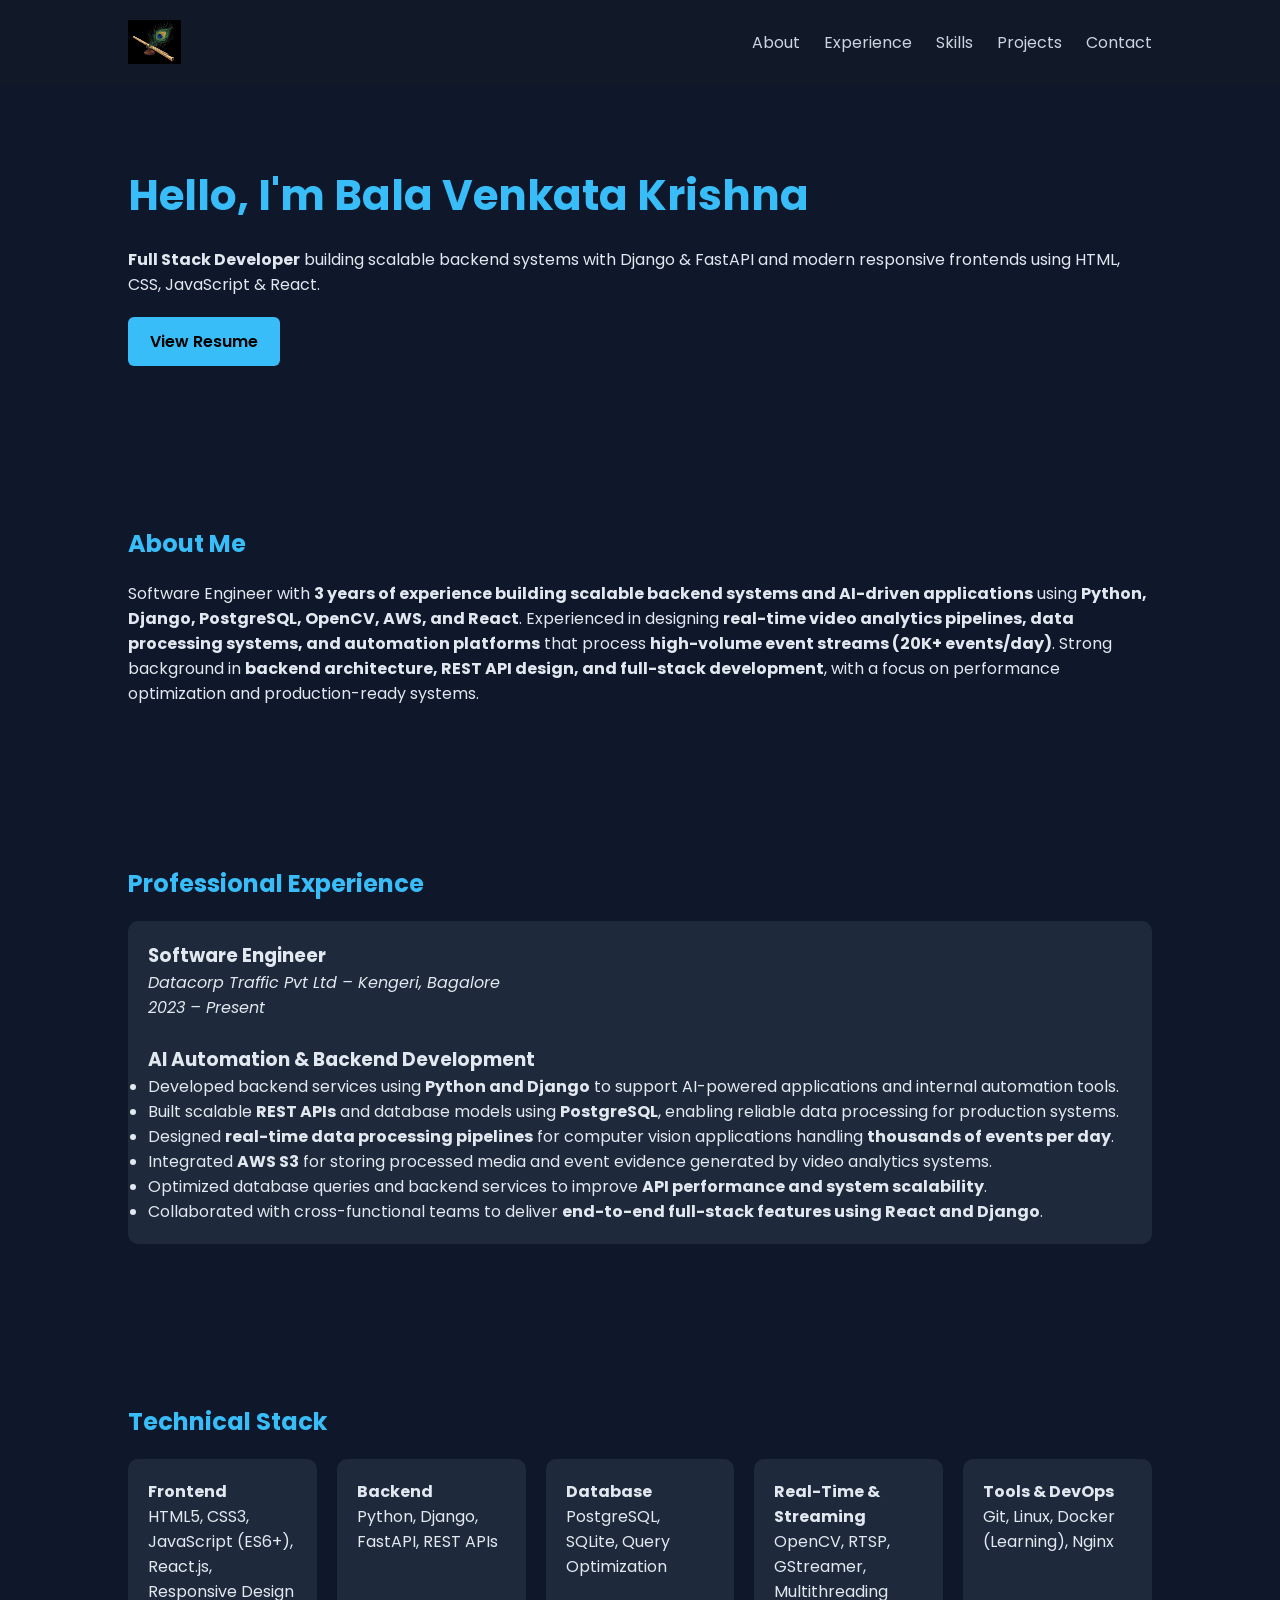
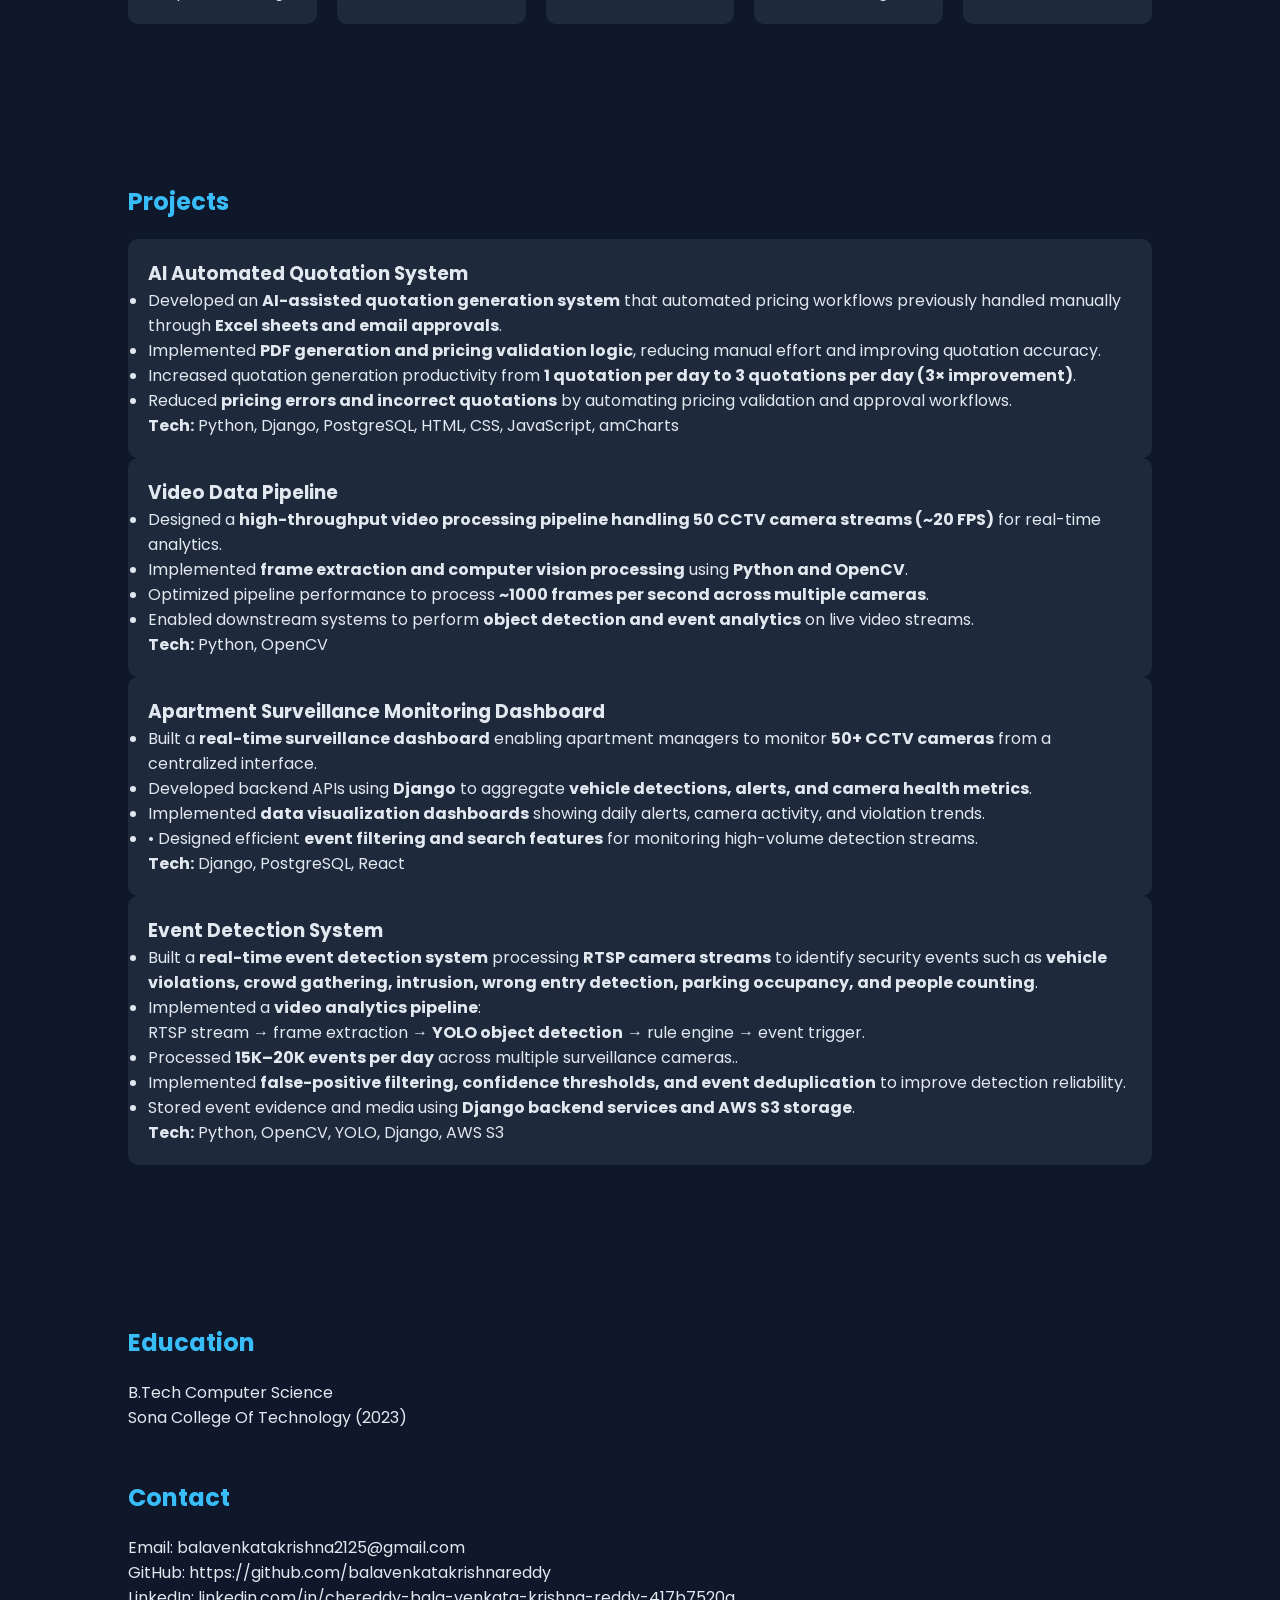
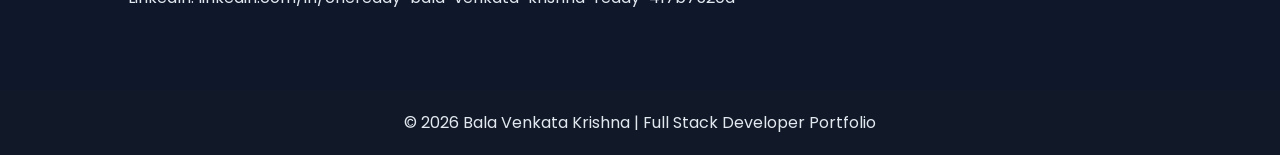
<file: index.html>
<!DOCTYPE html>
<html lang="en">
    <head>
        <meta charset="UTF-8">
        <meta name="viewport" content="width=device-width, initial-scale=1.0">
        <title>Bala Venkata Krishna | Full Stack Developer</title>
        <link href="https://fonts.googleapis.com/css2?family=Poppins:wght@300;400;600;700&display=swap" rel="stylesheet">
        <link rel="stylesheet" href="css/styles.css">
    </head>

    <body>
        <header>
            <img src="images/flute.jpeg" alt="Krishna Flute Logo">
            <nav>
                <a href="#about">About</a>
                <a href="#experience">Experience</a>
                <a href="#skills">Skills</a>
                <a href="#projects">Projects</a>
                <a href="#contact">Contact</a>
            </nav>
        </header>

        <section class="hero">
            <h2>Hello, I'm <span class="highlight">Bala Venkata Krishna</span></h2>
            <p>
                <strong>Full Stack Developer</strong> building scalable backend systems with Django & FastAPI 
                and modern responsive frontends using HTML, CSS, JavaScript & React.
            </p>
            <a href="https://drive.google.com/drive/folders/1U8L5qgb5niz-Odqeg9rLWtExFG3sG48n" class="btn" download>View Resume</a>
        </section>

        <section id="about">
            <h2>About Me</h2>
            <p>
                Software Engineer with <strong>3 years of experience building scalable backend systems and AI-driven applications</strong> using <strong>Python, Django, 
                PostgreSQL, OpenCV, AWS, and React</strong>. Experienced in designing <strong>real-time video analytics pipelines, data processing systems, and 
                automation platforms</strong> that process <strong>high-volume event streams (20K+ events/day)</strong>. Strong background in <strong>backend architecture, 
                REST API design, and full-stack development</strong>, with a focus on performance optimization and production-ready systems.
            </p>
        </section>

        <section id="experience">
            <h2>Professional Experience</h2>
            <div class="card">
                <h3>Software Engineer</h3>
                <p><em>Datacorp Traffic Pvt Ltd – Kengeri, Bagalore</em></p>
                <p><em>2023 – Present</em></p>
                <br>
                <h3>AI Automation & Backend Development</h3>
                <ul>
                    <li>Developed backend services using <strong>Python and Django</strong> to support AI-powered applications and internal automation tools.</li>
                    <li>Built scalable <strong>REST APIs</strong> and database models using <strong>PostgreSQL</strong>, enabling reliable data processing for production systems.</li>
                    <li>Designed <strong>real-time data processing pipelines</strong> for computer vision applications handling <strong>thousands of events per day</strong>.</li>
                    <li>Integrated <strong>AWS S3</strong> for storing processed media and event evidence generated by video analytics systems.</li>
                    <li>Optimized database queries and backend services to improve <strong>API performance and system scalability</strong>.</li>
                    <li>Collaborated with cross-functional teams to deliver <strong>end-to-end full-stack features using React and Django</strong>.</li>
                </ul>
            </div>
        </section>

        <section id="skills">
            <h2>Technical Stack</h2>
            <div class="grid skills-grid">
                <div class="card">
                    <strong>Frontend</strong><br>
                    HTML5, CSS3, JavaScript (ES6+), React.js, Responsive Design
                </div>
                <div class="card">
                    <strong>Backend</strong><br>
                    Python, Django, FastAPI, REST APIs
                </div>
                <div class="card">
                    <strong>Database</strong><br>
                    PostgreSQL, SQLite, Query Optimization
                </div>
                <div class="card">
                    <strong>Real-Time & Streaming</strong><br>
                    OpenCV, RTSP, GStreamer, Multithreading
                </div>
                <div class="card">
                    <strong>Tools & DevOps</strong><br>
                    Git, Linux, Docker (Learning), Nginx
                </div>
            </div>
        </section>

        <section id="projects">
            <h2>Projects</h2>

            <div class="card">
                <h3>AI Automated Quotation System</h3>
                <ul>
                    <li>Developed an <strong>AI-assisted quotation generation system</strong> that automated pricing workflows previously handled manually through <strong>Excel sheets and email approvals</strong>.</li>
                    <li>Implemented <strong>PDF generation and pricing validation logic</strong>, reducing manual effort and improving quotation accuracy.</li>
                    <li>Increased quotation generation productivity from <strong>1 quotation per day to 3 quotations per day (3× improvement)</strong>.</li>
                    <li>Reduced <strong>pricing errors and incorrect quotations</strong> by automating pricing validation and approval workflows.</li>
                </ul>
                <p><strong>Tech:</strong> Python, Django, PostgreSQL, HTML, CSS, JavaScript, amCharts</p>
            </div>

            <div class="card">
                <h3>Video Data Pipeline</h3>
                <ul>
                    <li>Designed a <strong>high-throughput video processing pipeline handling 50 CCTV camera streams (~20 FPS)</strong> for real-time analytics.</li>
                    <li>Implemented <strong>frame extraction and computer vision processing</strong> using <strong>Python and OpenCV</strong>.</li>
                    <li>Optimized pipeline performance to process <strong>~1000 frames per second across multiple cameras</strong>.</li>
                    <li>Enabled downstream systems to perform <strong>object detection and event analytics</strong> on live video streams.</li>
                </ul>
                <p><strong>Tech:</strong> Python, OpenCV</p>
            </div>

            <div class="card">
                <h3>Apartment Surveillance Monitoring Dashboard</h3>
                <ul>
                    <li>Built a <strong>real-time surveillance dashboard</strong> enabling apartment managers to monitor <strong>50+ CCTV cameras</strong> from a centralized interface.</li>
                    <li>Developed backend APIs using <strong>Django</strong> to aggregate <strong>vehicle detections, alerts, and camera health metrics</strong>.</li>
                    <li> Implemented <strong>data visualization dashboards</strong> showing daily alerts, camera activity, and violation trends.</li>
                    <li>• Designed efficient <strong>event filtering and search features</strong> for monitoring high-volume detection streams.</li>
                </ul>
                <p><strong>Tech:</strong> Django, PostgreSQL, React</p>
            </div>

            <div class="card">
                <h3>Event Detection System</h3>
                <ul>
                    <li>Built a <strong>real-time event detection system</strong> processing <strong>RTSP camera streams</strong> to identify security events such as <strong>vehicle violations, crowd gathering, intrusion, wrong entry detection, parking occupancy, and people counting</strong>.</li>
                    <li>Implemented a <strong>video analytics pipeline</strong>: <br> RTSP stream → frame extraction → <strong>YOLO object detection</strong> → rule engine → event trigger.</li>
                    <li>Processed <strong>15K–20K events per day</strong> across multiple surveillance cameras..</li>
                    <li>Implemented <strong>false-positive filtering, confidence thresholds, and event deduplication</strong> to improve detection reliability.</li>
                    <li>Stored event evidence and media using <strong>Django backend services and AWS S3 storage</strong>.</li>
                </ul>
                <p><strong>Tech:</strong> Python, OpenCV, YOLO, Django, AWS S3</p>
            </div>
        </section>



        <section id="contact">
            <h2>Education</h2>
            <p>B.Tech Computer Science</p>
            <p>Sona College Of Technology (2023)</p>

            <br><br>

            <h2>Contact</h2>
            <p>Email: balavenkatakrishna2125@gmail.com</p>
            <p>GitHub: https://github.com/balavenkatakrishnareddy</p>
            <p>LinkedIn: linkedin.com/in/chereddy-bala-venkata-krishna-reddy-417b7520a</p>
        </section>

        <footer>
            <p>© 2026 Bala Venkata Krishna | Full Stack Developer Portfolio</p>
        </footer>

    </body>
</html>
</file>
<file: css/styles.css>
* {
  margin:0;
  padding:0;
  box-sizing:border-box;
  font-family:'Poppins', sans-serif;
}
body {
  background:#0f172a;
  color:#e2e8f0;
}
header {
    display:flex;
    justify-content:space-between;
    align-items:center;
    padding:20px 10%;
    background:#111827;
    position:sticky;
    top:0;
}
header h1 {
  color:#38bdf8;
}
nav a {
    margin-left:20px;
    text-decoration:none;
    color:#cbd5e1;
}
nav a:hover {
  color:#38bdf8;
}
section {
  padding:80px 10%;
}
h2 {
  margin-bottom:20px;
  color:#38bdf8;
}
.hero h2 {
  font-size:42px;
}
.highlight {
  color:#38bdf8;
}
.btn {
    display:inline-block;
    padding:12px 22px;
    margin-top:20px;
    background:#38bdf8;
    color:#000;
    text-decoration:none;
    border-radius:6px;
    font-weight:600;
}
.grid { 
  display:grid; 
  gap:20px; 
}
.skills-grid {
  grid-template-columns:repeat(auto-fit,minmax(180px,1fr)); 
}
.card {
    background:#1e293b;
    padding:20px;
    border-radius:10px;
    transition:0.3s;
}
.card:hover {
  transform:translateY(-5px); background:#334155;
}
footer {
    text-align:center;
    padding:20px;
    background:#111827;
}
@media(max-width:768px){
    .hero h2 { font-size:30px; }
}
img{
  height: 44px;
}
</file>
